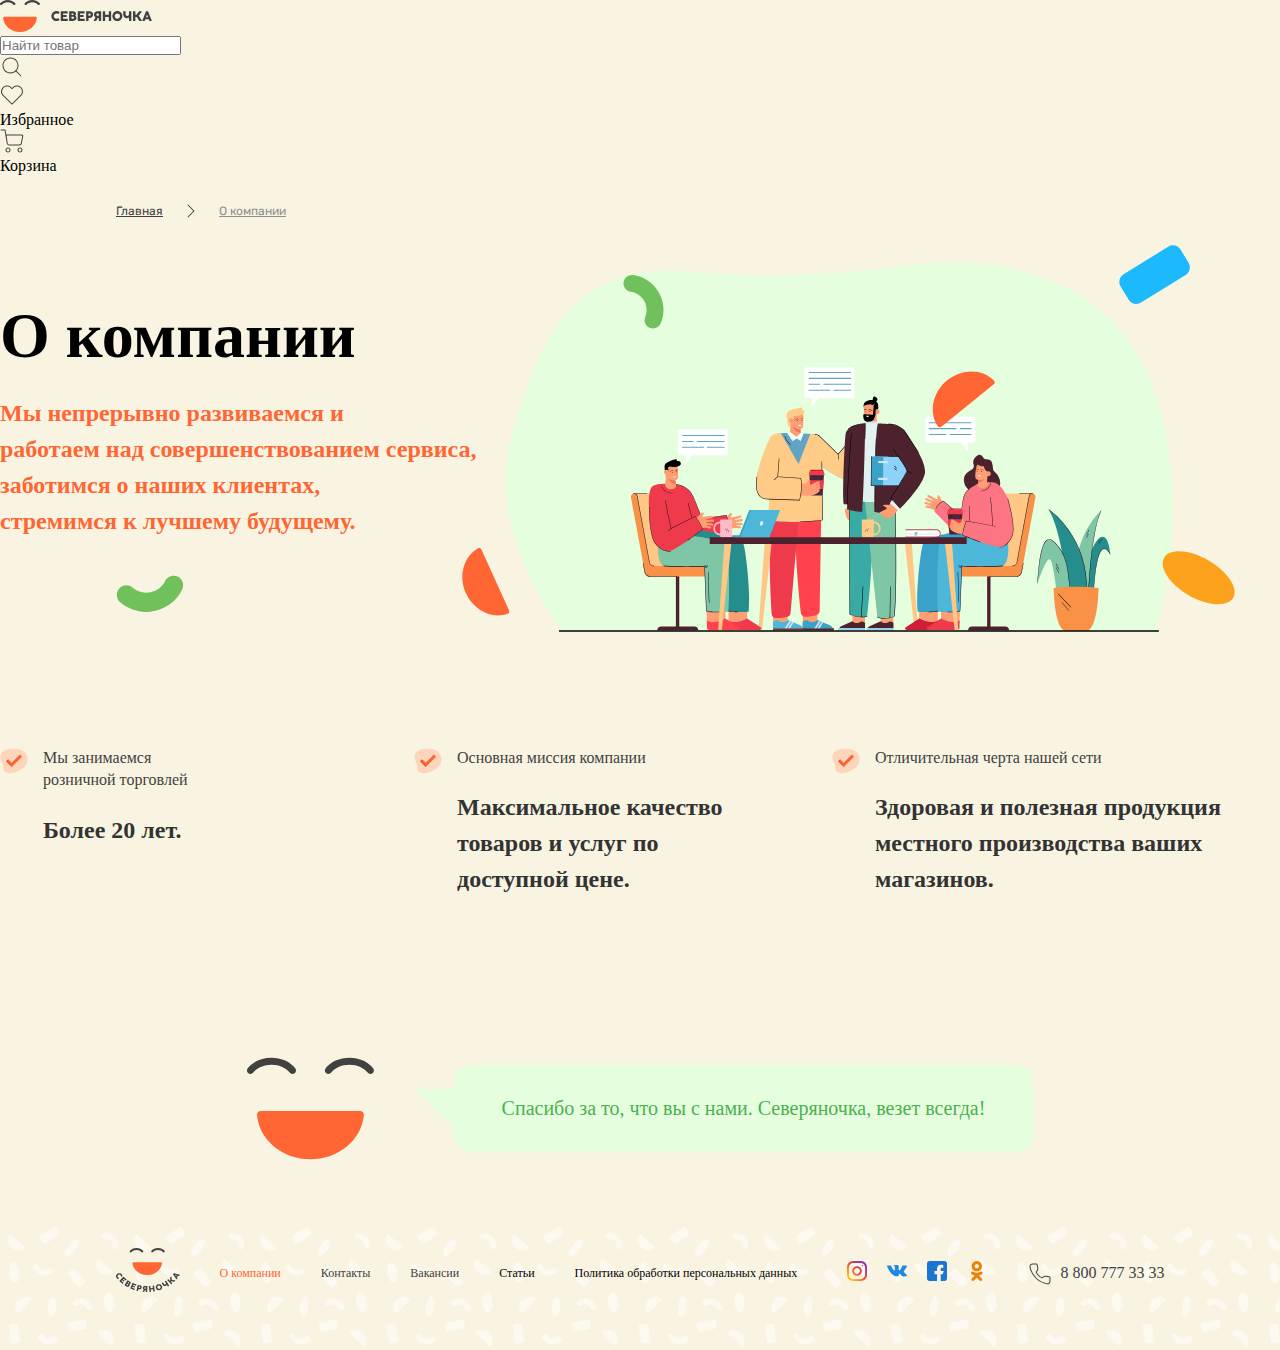
<file: pages/about.html>
<!DOCTYPE html>
<html lang="en">
<head>
    <meta charset="UTF-8">
    <meta name="viewport" content="width=device-width, initial-scale=1.0">
    <link rel="stylesheet" href="../css/style.css">
    <link rel="stylesheet" href="../css/components/about.css">
    <link rel="stylesheet" href="../css/components/header.css">
    <link rel="stylesheet" href="../css/components/footer.css">
    <title>О компании</title>
</head>
<body>
    <header>
        <div class="container">
            <div class="wrapper-header">
                    <div class="logo">
                        <img src="../assets/icons/logo.svg" alt="logo">
                    </div>

                <div class="input-box">
                    <input id="search_input" type="text" placeholder="Найти товар">
                    <div class="search-icon-wrap">
                        <img class="search_icon" src="../assets/icons/search.svg" alt="Лупа">
                    </div>
                </div>

                <nav class="right-nav">
                    <div class="favorite-wrap">
                        <div class="favorite">
                            <a href="../pages/favorites.html"><img src="../assets/icons/heart.svg" alt="Избранное"></a>
                        </div>
                        <p>Избранное</p>
                    </div>
                    <div class="busket-wrap">
                        <div class="count-view" id="count-view" hidden>1</div>
                        <div class="busket">
                            <img src="../assets/icons/shopping-cart.svg" alt="">
                        </div>
                        <p>Корзина</p>
                    </div>
                </nav>
            </div>
        </div>
    </header>

    <main>  
        <div class="container-company">
            <div class="block-company">
            <div class="transition">
                <a class="main-company" href="../index.html">Главная</a>
                <img src="../assets/icons/transition.svg" alt="icon-">
                <a class="about-company" href="./about.html">О компании</a>
            </div>
            </div>
        </div>

        <section class="company-section">
            <div class="container">
                <div class="wrapper-company">
                    <div class="company-info">
                        <h1 class="company-title">О компании</h1>
                        <p class="company-subtitle">
                        Мы непрерывно развиваемся и <br> работаем над совершенствованием сервиса, <br> 
                        заботимся о наших клиентах, <br> стремимся к лучшему будущему.
                        </p>
                    </div>    
                    <div class="company-images">
                        <img class="company-bg" src="../assets/icons/Vector.svg">
                        <img class="company-photo" src="../assets/icons/Group 7104.svg">
                        <img class="company-bg-images" src="../assets/icons/Group 7105.svg" alt="fan">
                    </div>
                </div>
            </div>
        </section>

        <section class="pros-company">
            <div class="container">
                <div class="wrapper-pros">
                    <div class="pros-item">
                            <img class="check-icons" src="../assets/icons/check.svg" alt="">
                        <div class="company-experience-pros-1">
                            <p class="pros-label">Мы занимаемся <br> розничной торговлей</p>
                            <h3 class="pros-title">Более 20 лет.</h3>
                        </div>
                    </div>
                    <div class="pros-item">
                            <img class="check-icons" src="../assets/icons/check.svg" alt="">
                        <div class="company-experience-pros-2">
                            <p class="pros-label">Основная миссия компании</p>
                            <h3 class="pros-title">Максимальное качество товаров и услуг по доступной цене.</h3>
                        </div>
                    </div>
                    <div class="pros-item">
                            <img class="check-icons" src="../assets/icons/check.svg" alt="">
                        <div class="company-experience-pros-3">
                            <p class="pros-label">Отличительная черта нашей сети</p>
                            <h3 class="pros-title">Здоровая и полезная продукция местного производства ваших магазинов.</h3>
                        </div>
                    </div>
                </div>
            </div>
        </section>

        <section class="banner-smail-section">
            <div class="container">
                <div class="banner-wrapper">
                    <img class="banner-smail" src="../assets/icons/main-logo.svg" alt="Северяночка">
                    <div class="triangle-banner"></div>
                    <div class="banner-inner">
                        <p class="banner-text">Спасибо за то, что вы с нами. Северяночка, везет всегда!</p>
                    </div>
                </div>
            </div>
        </section>

    </main>

     <footer class="footer">
        <div class="footer-container">
            <div class="group-footer">
                <ul class="ul-container">
                   <li><a href="../index.html"><img src="../assets/icons/logo-footer.svg" alt=""></a></li>
                   <li style="color: #FF6633;">О компании</li>
                   <li><a class="a-decaration" href="../pages/contacts.html">Контакты</a></li>
                   <li><a class="a-decaration" href="vacancies.html">Вакансии</a></li>
                   <li>Статьи</li>
                   <li>Политика обработки персональных данных</li>
                </ul>
                <div class="social-contact">
                    <div class="icons-messenger">
                        <ul>
                            <li><img src="../assets/icons/instagram.svg" alt="instagram"></li>
                            <li><img src="../assets/icons/vkontakte.svg" alt="vkontakte"></li>
                            <li><img src="../assets/icons/facebook.svg" alt="facebook"></li>
                            <li><img src="../assets/icons/ok.svg" alt="ok"></li>
                        </ul>
                    </div>
                    <div class="contacts-phone">
                        <img src="../assets/icons/phone.svg" alt="">
                        <p class="phone-p">8 800 777 33 33</p>
                    </div>
                </div>
                
            </div>
        </div>
    </footer>
</body>
</html>
</file>
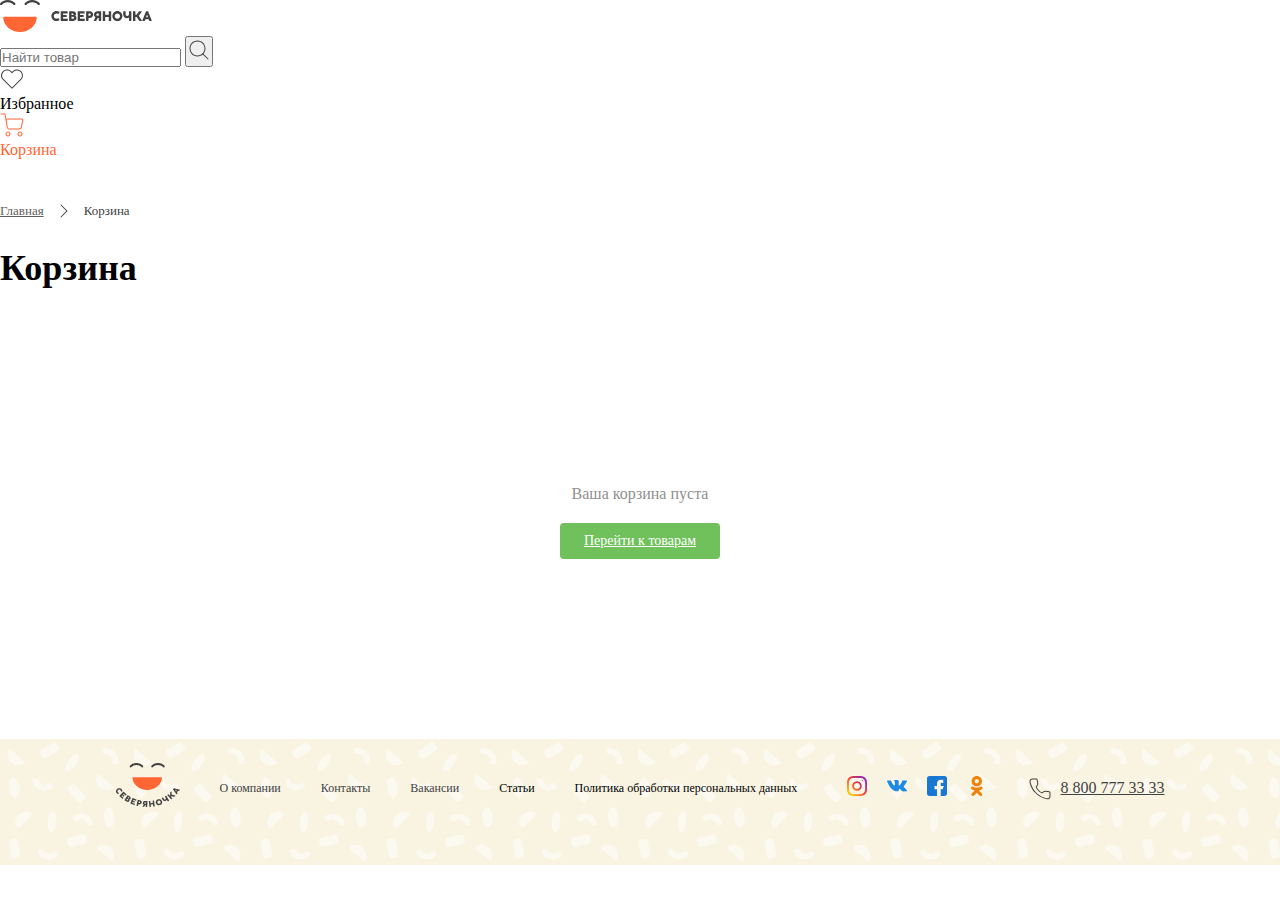
<file: pages/basket-page.html>
<!doctype html>
<html lang="ru">
  <head>
    <meta charset="UTF-8" />
    <meta name="viewport" content="width=device-width, initial-scale=1.0" />
    <link rel="stylesheet" href="../css/style.css" />
    <link rel="stylesheet" href="../css/components/header.css" />
    <link rel="stylesheet" href="../css/components/footer.css" />
    <link rel="stylesheet" href="../css/pages-css/basket-page.css" />
    <title>Корзина — Северяночка</title>
  </head>
  <body>
    <header>
      <div class="container">
        <div class="wrapper-header">
          <div class="logo">
            <a href="../index.html">
              <img src="../assets/icons/logo.svg" alt="Северяночка" />
            </a>
          </div>
          <div class="input-box">
            <input
              id="search_input"
              type="text"
              placeholder="Найти товар"
              autocomplete="off"
            />
            <button class="search-icon-wrap" aria-label="Найти">
              <img
                class="search_icon"
                src="../assets/icons/search.svg"
                alt=""
              />
            </button>
          </div>
          <nav class="right-nav" aria-label="Навигация">
            <div class="favorite-wrap">
              <div class="favorite">
                <a href="./favorites.html" aria-label="Избранное">
                  <img src="../assets/icons/heart.svg" alt="" />
                </a>
              </div>
              <p>Избранное</p>
            </div>
            <div class="busket-wrap">
              <div
                class="count-view"
                id="count-view"
                hidden
                aria-live="polite"
              ></div>
              <div class="busket">
                <a href="./basket-page.html" aria-label="Корзина">
                  <img src="../assets/icons/basket.svg" alt="" />
                </a>
              </div>
              <p style="color: #ff6633">Корзина</p>
            </div>
          </nav>
        </div>
      </div>
    </header>

    <main>
      <section class="section-basket">
        <div class="container">
          <nav class="basket-breadcrumb" aria-label="Хлебные крошки">
            <a class="basket-breadcrumb__link" href="../index.html">Главная</a>
            <img src="../assets/icons/transition.svg" alt="" />
            <span class="basket-breadcrumb__current">Корзина</span>
          </nav>

          <h1 class="basket-title">Корзина</h1>

          <div class="basket-layout">
            <div class="basket-items" id="basket-items"></div>

            <aside class="basket-summary" id="basket-summary">
              <h2 class="summary-title">Итого</h2>
              <div class="summary-row">
                <span>Товаров</span>
                <span id="summary-count">0</span>
              </div>
              <div class="summary-row summary-row--total">
                <span>Сумма</span>
                <span id="summary-total">0 ₽</span>
              </div>
              <h5 class="sum-1000-indicator">Сумма не должна быть менее 1000.</h5>
              <button class="btn-order" id="btn-order">Оформить заказ</button>
            </aside>
          </div>

          <div class="basket-empty" id="basket-empty" style="display: none">
            <img
              src="../assets/icons/shopping-cart-white.svg"
              alt=""
              class="basket-empty__icon"
            />
            <p>Ваша корзина пуста</p>
            <a class="btn-go-main" href="../index.html">Перейти к товарам</a>
          </div>
        </div>
      </section>
    </main>

    <footer class="footer">
      <div class="footer-container">
        <div class="group-footer">
          <ul class="ul-container">
            <li>
              <a href="../index.html"
                ><img src="../assets/icons/logo-footer.svg" alt="Северяночка"
              /></a>
            </li>
            <li><a class="a-decaration" href="./about.html">О компании</a></li>
            <li><a class="a-decaration" href="./contacts.html">Контакты</a></li>
            <li>
              <a class="a-decaration" href="./vacancies.html">Вакансии</a>
            </li>
            <li>Статьи</li>
            <li>Политика обработки персональных данных</li>
          </ul>
          <div class="social-contact">
            <div class="icons-messenger">
              <ul>
                <li>
                  <a href="#" aria-label="Instagram"
                    ><img src="../assets/icons/instagram.svg" alt="Instagram"
                  /></a>
                </li>
                <li>
                  <a href="#" aria-label="ВКонтакте"
                    ><img src="../assets/icons/vkontakte.svg" alt="ВКонтакте"
                  /></a>
                </li>
                <li>
                  <a href="#" aria-label="Facebook"
                    ><img src="../assets/icons/facebook.svg" alt="Facebook"
                  /></a>
                </li>
                <li>
                  <a href="#" aria-label="Одноклассники"
                    ><img src="../assets/icons/ok.svg" alt="Одноклассники"
                  /></a>
                </li>
              </ul>
            </div>
            <div class="contacts-phone">
              <img src="../assets/icons/phone.svg" alt="" />
              <a class="phone-p" href="tel:88007773333">8 800 777 33 33</a>
            </div>
          </div>
        </div>
      </div>
    </footer>
    <script type="module" src="../js/modules/single-impl.js"></script>
    <script type="module" src="../js/modules/basket.js"></script>
  </body>
</html>
</file>
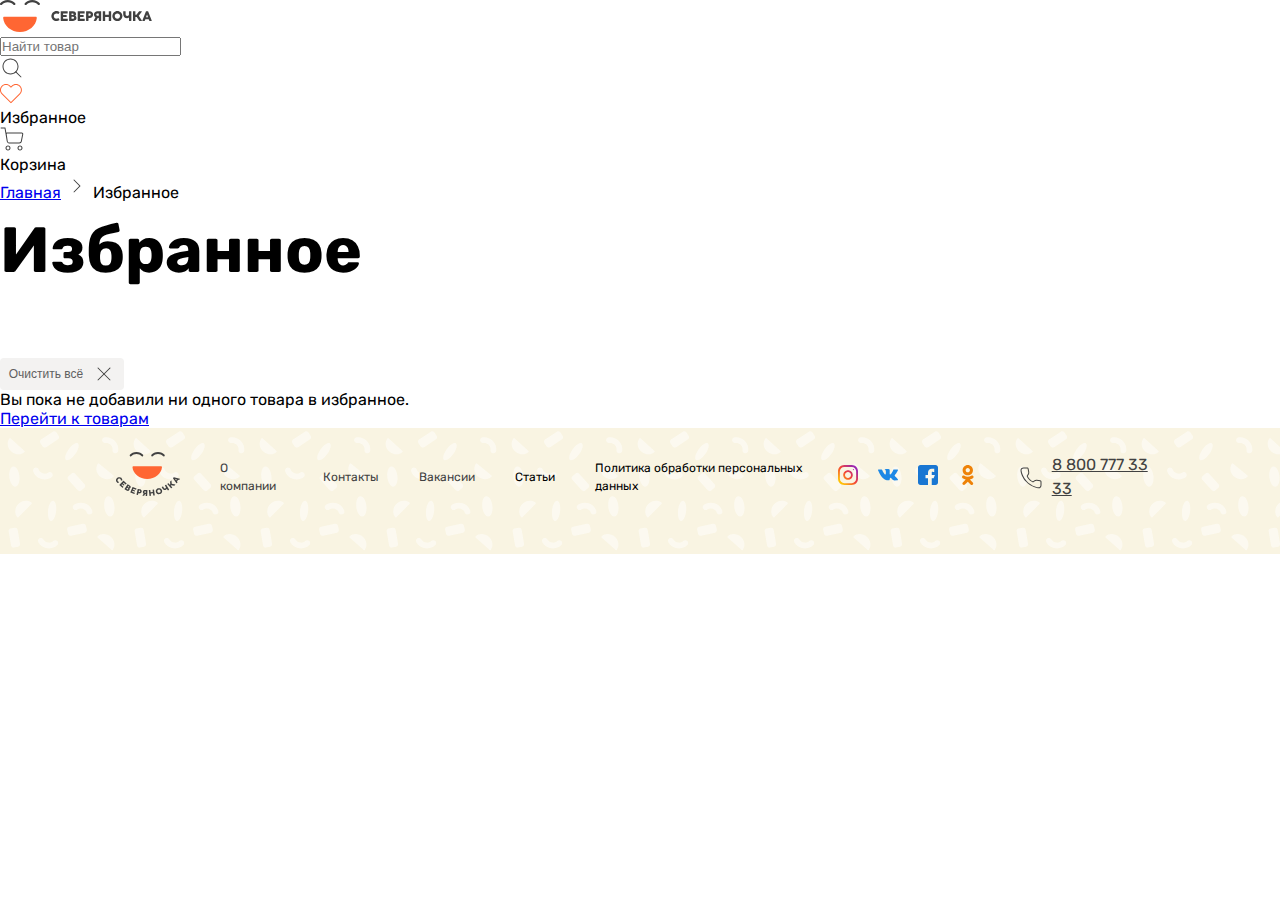
<file: pages/favorites.html>
<!doctype html>
<html lang="ru">
  <head>
    <meta charset="UTF-8" />
    <meta name="viewport" content="width=device-width, initial-scale=1.0" />
    <link rel="stylesheet" href="../css/style.css" />
    <link rel="stylesheet" href="../css/components/header.css" />
    <link rel="stylesheet" href="../css/components/card.css" />
    <link rel="stylesheet" href="../css/components/footer.css" />
    <link rel="stylesheet" href="../css/pages-css/favorites-page.css" />
    <title>Избранное — Северяночка</title>
  </head>
  <body>
    <header>
      <div class="container">
        <div class="wrapper-header">
          <div class="logo">
            <a href="/index.html">
              <img src="../assets/icons/logo.svg" alt="logo" />
            </a>
          </div>

          <div class="input-box">
            <input id="search_input" type="text" placeholder="Найти товар" />
            <div class="search-icon-wrap">
              <img
                class="search_icon"
                src="../assets/icons/search.svg"
                alt="Лупа"
              />
            </div>
          </div>

          <nav class="right-nav">
            <div class="favorite-wrap">
              <div class="favorite">
                <img
                  class="img-favorite"
                  src="../assets/icons/Shape (Stroke).svg"
                  alt="Избранное"
                />
              </div>
              <p class="p-favotite">Избранное</p>
            </div>
            <div class="busket-wrap">
              <div
                class="count-view"
                id="count-view"
                hidden
                aria-live="polite"
              ></div>
              <div class="busket">
                <a href="./basket-page.html" aria-label="Корзина">
                  <img src="../assets/icons/shop-basket.svg" alt="" />
                </a>
              </div>
              <p>Корзина</p>
            </div>
          </nav>
        </div>
      </div>
    </header>

    <main>
      <section class="section-favotites">
        <div class="container">
          <nav class="breadcrumb" aria-label="Хлебные крошки">
            <a class="breadcrumb__link" href="../index.html">Главная</a>
            <img src="../assets/icons/transition.svg" alt="" />
            <span class="breadcrumb__current">Избранное</span>
          </nav>

          <div class="favorites-header">
            <h1 class="favorites-h2">Избранное</h1>
            <button class="delete-btn" id="clear-favorites">
              <span class="delete-text">Очистить всё</span>
              <img class="img-delete" src="../assets/icons/x.svg" alt="" />
            </button>
          </div>

          <div class="card-box" id="favorites-grid" role="list" hidden></div>

          <div class="favorites-empty" id="favorites-empty" hidden>
            <p>Вы пока не добавили ни одного товара в избранное.</p>
            <a class="btn-go-main" href="../index.html">Перейти к товарам</a>
          </div>
        </div>
      </section>
    </main>

    <footer class="footer">
      <div class="footer-container">
        <div class="group-footer">
          <ul class="ul-container">
            <li>
              <a href="../index.html"
                ><img src="../assets/icons/logo-footer.svg" alt="Северяночка"
              /></a>
            </li>
            <li><a class="a-decaration" href="./about.html">О компании</a></li>
            <li><a class="a-decaration" href="./contacts.html">Контакты</a></li>
            <li>
              <a class="a-decaration" href="./vacancies.html">Вакансии</a>
            </li>
            <li>Статьи</li>
            <li>Политика обработки персональных данных</li>
          </ul>
          <div class="social-contact">
            <div class="icons-messenger">
              <ul>
                <li>
                  <a href="#" aria-label="Instagram"
                    ><img src="../assets/icons/instagram.svg" alt="Instagram"
                  /></a>
                </li>
                <li>
                  <a href="#" aria-label="ВКонтакте"
                    ><img src="../assets/icons/vkontakte.svg" alt="ВКонтакте"
                  /></a>
                </li>
                <li>
                  <a href="#" aria-label="Facebook"
                    ><img src="../assets/icons/facebook.svg" alt="Facebook"
                  /></a>
                </li>
                <li>
                  <a href="#" aria-label="Одноклассники"
                    ><img src="../assets/icons/ok.svg" alt="Одноклассники"
                  /></a>
                </li>
              </ul>
            </div>
            <div class="contacts-phone">
              <img src="../assets/icons/phone.svg" alt="" />
              <a class="phone-p" href="tel:88007773333">8 800 777 33 33</a>
            </div>
          </div>
        </div>
      </div>
    </footer>
    
    <script type="module" src="../js/modules/single-impl.js"></script>
    <script type="module" src="../js/modules/favorites.js"></script>
  </body>
</html>
</file>
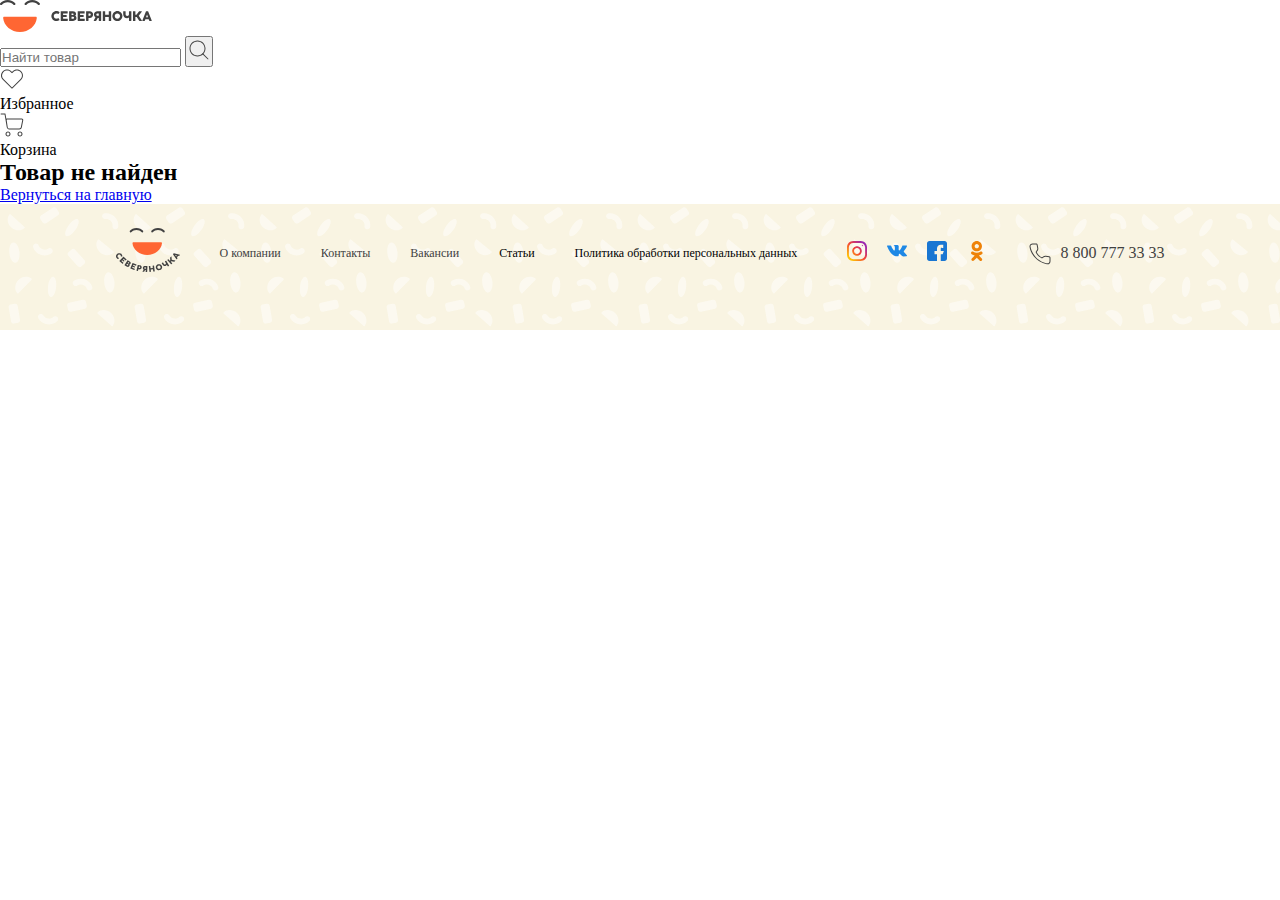
<file: pages/product.html>
<!doctype html>
<html lang="en">
  <head>
    <meta charset="UTF-8" />
    <meta name="viewport" content="width=device-width, initial-scale=1.0" />
    <link rel="stylesheet" href="../css/style.css" />
    <link rel="stylesheet" href="../css/components/header.css" />
    <link rel="stylesheet" href="../css/components/footer.css" />
    <link rel="stylesheet" href="../css/pages-css/product-page.css" />

    <title>Товар</title>
  </head>
  <body>
    <header>
      <div class="container">
        <div class="wrapper-header">
          <div class="logo">
            <a href="../index.html">
              <img src="../assets/icons/logo.svg" alt="Северяночка" />
            </a>
          </div>
          <div class="input-box">
            <input
              id="search_input"
              type="text"
              placeholder="Найти товар"
              autocomplete="off"
            />
            <button class="search-icon-wrap" aria-label="Найти">
              <img
                class="search_icon"
                src="../assets/icons/search.svg"
                alt=""
              />
            </button>
          </div>
          <nav class="right-nav" aria-label="Навигация">
            <div class="favorite-wrap">
              <div class="favorite">
                <a href="./favorites.html" aria-label="Избранное">
                  <img src="../assets/icons/heart.svg" alt="" />
                </a>
              </div>
              <p>Избранное</p>
            </div>
            <div class="busket-wrap">
              <div
                class="count-view"
                id="count-view"
                hidden
                aria-live="polite"
              ></div>
              <div class="busket">
                <a href="./basket-page.html" aria-label="Корзина">
                  <img src="../assets/icons/shop-basket.svg" alt="" />
                </a>
              </div>
              <p>Корзина</p>
            </div>
          </nav>
        </div>
      </div>
    </header>

    <main class="product-page">
      <div class="container">
        <div id="product-loading" class="status-msg">
          Загрузка данных о товаре...
        </div>

        <div id="product-error" style="display: none" class="status-msg error">
          <h2>Товар не найден</h2>
          <a href="../index.html">Вернуться на главную</a>
        </div>

        <div id="product-detail" style="display: none" class="product-wrapper">
          <div class="product-left">
            
            <div class="image-container">
              <img
                id="product-img"
                src=""
                alt=""
                onerror="this.src = '../assets/images/placeholder.png'"
              />
              <div id="product-discount" class="discount-badge"></div>
            </div>
          </div>

          <div class="product-right">
            <h1 id="product-title-desktop" class="product-name-desktop"></h1>

            <div class="product-meta">
              <div id="product-rating" class="rating-container"></div>
              <button id="btn-add-favorite" class="like-heart-btn">
                <svg
                  width="24"
                  height="24"
                  viewBox="0 0 24 24"
                  fill="none"
                  stroke="currentColor"
                  stroke-width="2"
                >
                  <path
                    d="M20.84 4.61a5.5 5.5 0 0 0-7.78 0L12 5.67l-1.06-1.06a5.5 5.5 0 0 0-7.78 7.78l1.06 1.06L12 21.23l7.78-7.78 1.06-1.06a5.5 5.5 0 0 0 0-7.78z"
                  />
                </svg>
              </button>
            </div>

            <div class="price-block">
              <div class="price-main">
                <span id="product-price-card" class="price-actual"></span>
                <span id="product-price-regular" class="price-old"></span>
              </div>
              <button id="btn-add-to-cart" class="main-add-btn">
                <img src="../assets/icons/shopping-cart-white.svg" alt="">
                В корзину
              </button>
              <p class="bonuses-summary-row-10">
                <img class="bonuses-icons-svg" 
                src="../assets/icons/smile.svg" 
                alt="">Вы получаете <b>10 бонусов</b>
              </p>
              <p class="bell-shoping-severyanochka">
                <img class="shoping-bell-icons" src='../assets/icons/bell-off.svg' 
                alt="">Уведомить о снижении цены
              </p>
            </div>
          </div>
        </div>

        <section
          id="product-related"
          style="display: none"
          class="related-section"
        >
          <h3>С этими товарами покупают</h3>
          <div id="related-grid" class="card-box"></div>
        </section>
        
      </div>
    </main>

    <div class="product-detail" id="product-detail" style="display: none">
      <div class="product-detail__gallery">
        <img
          id="product-img"
          src=""
          alt=""
          onerror="
            this.src = '../assets/images/placeholder.png';
            this.style.opacity = '0.3';
          "
        />
      </div>
      <div class="product-detail__info">
        <h1 class="product-detail__name" id="product-title"></h1>
        <div class="product-detail__rating" id="product-rating"></div>
        <div class="product-detail__pricing" id="product-pricing"></div>
        <div class="product-detail__actions">
          <button class="btn-add-to-cart-big" id="btn-add-to-cart">
            В корзину
          </button>
          <button
            class="btn-like-big"
            id="btn-favorite"
            aria-label="В избранное"
          >
            <svg
              width="24"
              height="24"
              viewBox="0 0 24 24"
              fill="none"
              stroke="#ff6633"
              stroke-width="2"
            >
              <path
                d="M20.84 4.61a5.5 5.5 0 0 0-7.78 0L12 5.67l-1.06-1.06a5.5 5.5 0 0 0-7.78 7.78l1.06 1.06L12 21.23l7.78-7.78 1.06-1.06a5.5 5.5 0 0 0 0-7.78z"
              />
            </svg>
          </button>
        </div>
      </div>
    </div>

    <section class="product-related" id="product-related" style="display: none">
      <h2 class="product-related__title">Похожие товары</h2>
      <div class="card-box" id="related-grid"></div>
    </section>

    <footer class="footer">
      <div class="footer-container">
        <div class="group-footer">
          <ul class="ul-container">
            <li>
              <a href="../index.html"
                ><img src="../assets/icons/logo-footer.svg" alt=""
              /></a>
            </li>
            <li>
              <a class="a-decaration" href="./pages/about.html">О компании</a>
            </li>
            <li>
              <a class="a-decaration" href="./pages/contacts.html">Контакты</a>
            </li>
            <li>
              <a class="a-decaration" href="./pages/vacancies.html">Вакансии</a>
            </li>
            <li>Статьи</li>
            <li>Политика обработки персональных данных</li>
          </ul>
          <div class="social-contact">
            <div class="icons-messenger">
              <ul>
                <li>
                  <img src="../assets/icons/instagram.svg" alt="instagram" />
                </li>
                <li>
                  <img src="../assets/icons/vkontakte.svg" alt="vkontakte" />
                </li>
                <li>
                  <img src="../assets/icons/facebook.svg" alt="facebook" />
                </li>
                <li><img src="../assets/icons/ok.svg" alt="ok" /></li>
              </ul>
            </div>
            <div class="contacts-phone">
              <img src="../assets/icons/phone.svg" alt="" />
              <p class="phone-p">8 800 777 33 33</p>
            </div>
          </div>
        </div>
      </div>
    </footer>
    <script type="module" src="../js/modules/single-impl.js"></script>
    <script type="module" src="../js/modules/product.js"></script>
  </body>
</html>
</file>
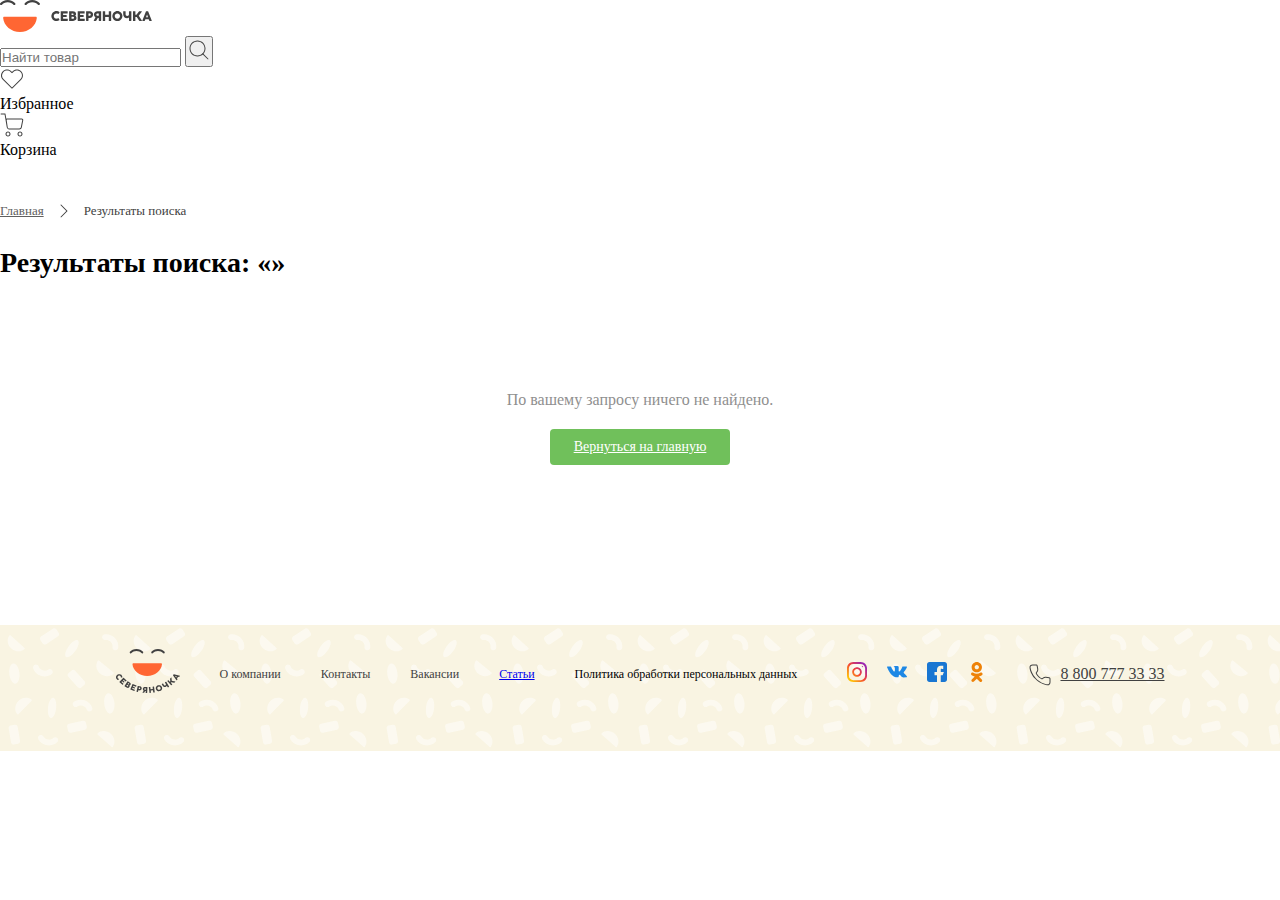
<file: pages/search-results.html>
<!doctype html>
<html lang="ru">
  <head>
    <meta charset="UTF-8" />
    <meta name="viewport" content="width=device-width, initial-scale=1.0" />
    <link rel="stylesheet" href="../css/style.css" />
    <link rel="stylesheet" href="../css/components/header.css" />
    <link rel="stylesheet" href="../css/components/card.css" />
    <link rel="stylesheet" href="../css/components/footer.css" />
    <link rel="stylesheet" href="../css/pages-css/searchResult-page.css" />
    <title>Результаты поиска — Северяночка</title>
  </head>
  <body>
    <header>
      <div class="container">
        <div class="wrapper-header">
          <div class="logo">
            <a href="../index.html">
              <img src="../assets/icons/logo.svg" alt="Северяночка" />
            </a>
          </div>

          <div class="input-box">
            <input
              id="search_input"
              type="text"
              placeholder="Найти товар"
              autocomplete="off"
            />
            <button class="search-icon-wrap" aria-label="Найти">
              <img
                class="search_icon"
                src="../assets/icons/search.svg"
                alt=""
              />
            </button>
          </div>

          <nav class="right-nav" aria-label="Навигация">
            <div class="favorite-wrap">
              <div class="favorite">
                <a href="./favorites.html" aria-label="Избранное">
                  <img src="../assets/icons/heart.svg" alt="" />
                </a>
              </div>
              <p>Избранное</p>
            </div>
            <div class="busket-wrap">
              <div
                class="count-view"
                id="count-view"
                hidden
                aria-live="polite"
              ></div>
              <div class="busket">
                <a href="./basket-page.html" aria-label="Корзина">
                  <img src="../assets/icons/shop-basket.svg" alt="" />
                </a>
              </div>
              <p>Корзина</p>
            </div>
          </nav>
        </div>
      </div>
    </header>

    <main>
      <section class="section-search-results">
        <div class="container">
          <nav class="breadcrumb" aria-label="Хлебные крошки">
            <a class="breadcrumb__link" href="../index.html">Главная</a>
            <img src="../assets/icons/transition.svg" alt="" />
            <span class="breadcrumb__current">Результаты поиска</span>
          </nav>

          <div class="search-results-header">
            <h1>Результаты поиска: <span id="search-query-label"></span></h1>
            <p class="results-count" id="results-count"></p>
          </div>

          <div class="card-box" id="search-results-grid" role="list"></div>

          <div id="search-empty" class="search-empty" hidden>
            <p>По вашему запросу ничего не найдено.</p>
            <a class="btn-go-main" href="../index.html">Вернуться на главную</a>
          </div>
        </div>
      </section>
    </main>

    <footer class="footer">
      <div class="footer-container">
        <div class="group-footer">
          <ul class="ul-container">
            <li>
              <a href="../index.html">
                <img src="../assets/icons/logo-footer.svg" alt="Северяночка" />
              </a>
            </li>
            <li><a class="a-decaration" href="./about.html">О компании</a></li>
            <li><a class="a-decaration" href="./contacts.html">Контакты</a></li>
            <li>
              <a class="a-decaration" href="./vacancies.html">Вакансии</a>
            </li>
            <li>
              <a href="https://zasovskiy.ru/portfolio/dizajn/dizajn-sajta-severyanochki/" target="_blank">Статьи</a>
            </li>
            <li>Политика обработки персональных данных</li>
          </ul>
          <div class="social-contact">
            <div class="icons-messenger">
              <ul>
                <li>
                  <a href="#" aria-label="Instagram"
                    ><img src="../assets/icons/instagram.svg" alt="Instagram"
                  /></a>
                </li>
                <li>
                  <a href="#" aria-label="ВКонтакте"
                    ><img src="../assets/icons/vkontakte.svg" alt="ВКонтакте"
                  /></a>
                </li>
                <li>
                  <a href="#" aria-label="Facebook"
                    ><img src="../assets/icons/facebook.svg" alt="Facebook"
                  /></a>
                </li>
                <li>
                  <a href="#" aria-label="Одноклассники"
                    ><img src="../assets/icons/ok.svg" alt="Одноклассники"
                  /></a>
                </li>
              </ul>
            </div>
            <div class="contacts-phone">
              <img src="../assets/icons/phone.svg" alt="" />
              <a class="phone-p" href="tel:88007773333">8 800 777 33 33</a>
            </div>
          </div>
        </div>
      </div>
    </footer>

    <script type="module" src="../js/modules/search-results.js"></script>
  </body>
</html>
</file>
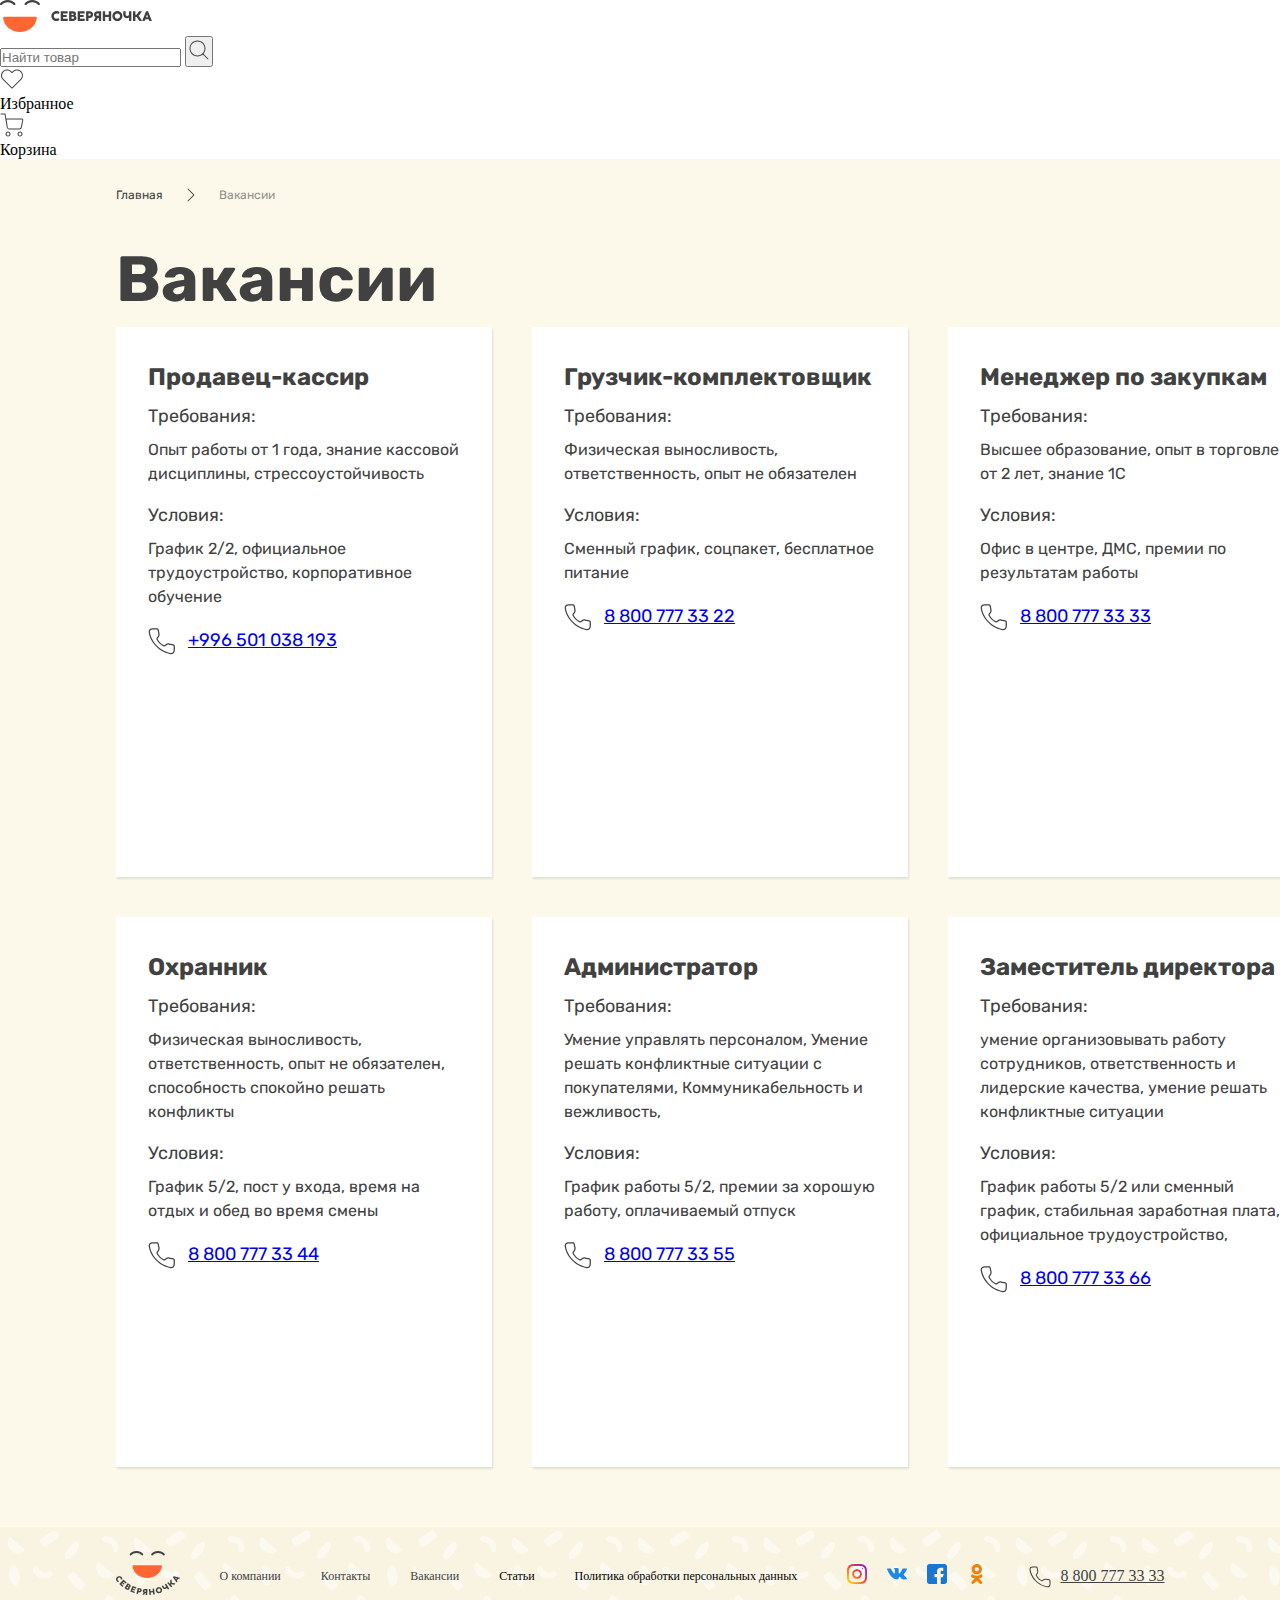
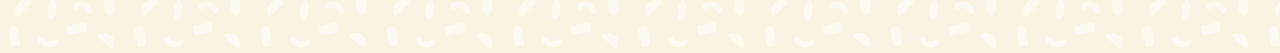
<file: pages/vacancies.html>
<!doctype html>
<html lang="ru">
  <head>
    <meta charset="UTF-8" />
    <meta name="viewport" content="width=device-width, initial-scale=1.0" />
    <link rel="stylesheet" href="../css/style.css" />
    <link rel="stylesheet" href="../css/components/header.css" />
    <link rel="stylesheet" href="../css/components/footer.css" />
    <link rel="stylesheet" href="../css/components/vacancies.css" />
    <title>Вакансии — Северяночка</title>
  </head>
  <body>
    <header>
      <div class="container">
        <div class="wrapper-header">
          <div class="logo">
            <a href="../index.html">
              <img src="../assets/icons/logo.svg" alt="Северяночка" />
            </a>
          </div>
          <div class="input-box">
            <input
              id="search_input"
              type="text"
              placeholder="Найти товар"
              autocomplete="off"
            />
            <button class="search-icon-wrap" aria-label="Найти">
              <img
                class="search_icon"
                src="../assets/icons/search.svg"
                alt=""
              />
            </button>
          </div>
          <nav class="right-nav" aria-label="Навигация">
            <div class="favorite-wrap">
              <div class="favorite">
                <a href="./favorites.html" aria-label="Избранное">
                  <img src="../assets/icons/heart.svg" alt="" />
                </a>
              </div>
              <p>Избранное</p>
            </div>
            <div class="busket-wrap">
              <div
                class="count-view"
                id="count-view"
                hidden
                aria-live="polite"
              ></div>
              <div class="busket">
                <a href="../pages/basket-page.html" aria-label="Корзина">
                  <img src="../assets/icons/shop-basket.svg" alt="" />
                </a>
              </div>
              <p>Корзина</p>
            </div>
          </nav>
        </div>
      </div>
    </header>

    <main>
      <div class="container-contacts">
        <nav class="transition-contact" aria-label="Хлебные крошки">
          <a class="main-contact" href="../index.html">Главная</a>
          <img src="../assets/icons/transition.svg" alt="" />
          <span class="about-contact">Вакансии</span>
        </nav>

        <div class="contact-about-general">
          <h1 class="h2-text">Вакансии</h1>

          <div class="Job_title-vacancies">
            <div class="Requirements-vacancies">
              <ul>
                <li>
                  <div class="Requirements-cart">
                    <p class="h3-text">Продавец-кассир</p>
                    <p class="requirements-text">Требования:</p>
                    <p class="requirements-p">
                      Опыт работы от 1 года, знание кассовой дисциплины,
                      стрессоустойчивость
                    </p>
                  </div>
                </li>
                <li>
                  <div class="Requirements-cart">
                    <p class="requirements-text">Условия:</p>
                    <p class="requirements-p">
                      График 2/2, официальное трудоустройство, корпоративное
                      обучение
                    </p>
                  </div>
                </li>
                <li>
                  <div class="phone-text">
                    <img src="../assets/icons/phone.svg" alt="" />
                    <a class="phone-decoration" href="tel:+996 501 038 193"
                      >+996 501 038 193</a
                    >
                  </div>
                </li>
              </ul>
            </div>

            <div class="Requirements-vacancies">
              <ul>
                <li>
                  <div class="Requirements-cart">
                    <p class="h3-text">Грузчик-комплектовщик</p>
                    <p class="requirements-text">Требования:</p>
                    <p class="requirements-p">
                      Физическая выносливость, ответственность, опыт не
                      обязателен
                    </p>
                  </div>
                </li>
                <li>
                  <div class="Requirements-cart">
                    <p class="requirements-text">Условия:</p>
                    <p class="requirements-p">
                      Сменный график, соцпакет, бесплатное питание
                    </p>
                  </div>
                </li>
                <li>
                  <div class="phone-text">
                    <img src="../assets/icons/phone.svg" alt="" />
                    <a class="phone-decoration" href="tel:88007773322"
                      >8 800 777 33 22</a
                    >
                  </div>
                </li>
              </ul>
            </div>

            <div class="Requirements-vacancies">
              <ul>
                <li>
                  <div class="Requirements-cart">
                    <p class="h3-text">Менеджер по закупкам</p>
                    <p class="requirements-text">Требования:</p>
                    <p class="requirements-p">
                      Высшее образование, опыт в торговле от 2 лет, знание 1С
                    </p>
                  </div>
                </li>
                <li>
                  <div class="Requirements-cart">
                    <p class="requirements-text">Условия:</p>
                    <p class="requirements-p">
                      Офис в центре, ДМС, премии по результатам работы
                    </p>
                  </div>
                </li>
                <li>
                  <div class="phone-text">
                    <img src="../assets/icons/phone.svg" alt="" />
                    <a class="phone-decoration" href="tel:88007773333"
                      >8 800 777 33 33</a
                    >
                  </div>
                </li>
              </ul>
            </div>

            <div class="Requirements-vacancies">
              <ul>
                <li>
                  <div class="Requirements-cart">
                    <p class="h3-text">Охранник</p>
                    <p class="requirements-text">Требования:</p>
                    <p class="requirements-p">
                      Физическая выносливость, ответственность, опыт не
                      обязателен, способность спокойно решать конфликты
                    </p>
                  </div>
                </li>
                <li>
                  <div class="Requirements-cart">
                    <p class="requirements-text">Условия:</p>
                    <p class="requirements-p">
                      График 5/2, пост у входа, время на отдых и обед во время
                      смены
                    </p>
                  </div>
                </li>
                <li>
                  <div class="phone-text">
                    <img src="../assets/icons/phone.svg" alt="" />
                    <a class="phone-decoration" href="tel:88007773322"
                      >8 800 777 33 44</a
                    >
                  </div>
                </li>
              </ul>
            </div>

            <div class="Requirements-vacancies">
              <ul>
                <li>
                  <div class="Requirements-cart">
                    <p class="h3-text">Администратор</p>
                    <p class="requirements-text">Требования:</p>
                    <p class="requirements-p">
                      Умение управлять персоналом, Умение решать конфликтные
                      ситуации с покупателями, Коммуникабельность и вежливость,
                    </p>
                  </div>
                </li>
                <li>
                  <div class="Requirements-cart">
                    <p class="requirements-text">Условия:</p>
                    <p class="requirements-p">
                      График работы 5/2, премии за хорошую работу, оплачиваемый
                      отпуск
                    </p>
                  </div>
                </li>
                <li>
                  <div class="phone-text">
                    <img src="../assets/icons/phone.svg" alt="" />
                    <a class="phone-decoration" href="tel:88007773322"
                      >8 800 777 33 55</a
                    >
                  </div>
                </li>
              </ul>
            </div>

            <div class="Requirements-vacancies">
              <ul>
                <li>
                  <div class="Requirements-cart">
                    <p class="h3-text">Заместитель директора</p>
                    <p class="requirements-text">Требования:</p>
                    <p class="requirements-p">
                      умение организовывать работу сотрудников, ответственность
                      и лидерские качества, умение решать конфликтные ситуации
                    </p>
                  </div>
                </li>
                <li>
                  <div class="Requirements-cart">
                    <p class="requirements-text">Условия:</p>
                    <p class="requirements-p">
                      График работы 5/2 или сменный график, стабильная
                      заработная плата, официальное трудоустройство,
                    </p>
                  </div>
                </li>
                <li>
                  <div class="phone-text">
                    <img src="../assets/icons/phone.svg" alt="" />
                    <a class="phone-decoration" href="tel:88007773322"
                      >8 800 777 33 66</a
                    >
                  </div>
                </li>
              </ul>
            </div>
          </div>
        </div>
      </div>
    </main>

    <footer class="footer">
      <div class="footer-container">
        <div class="group-footer">
          <ul class="ul-container">
            <li>
              <a href="../index.html"
                ><img src="../assets/icons/logo-footer.svg" alt="Северяночка"
              /></a>
            </li>
            <li><a class="a-decaration" href="./about.html">О компании</a></li>
            <li><a class="a-decaration" href="./contacts.html">Контакты</a></li>
            <li>
              <a class="a-decaration" href="./vacancies.html">Вакансии</a>
            </li>
            <li>Статьи</li>
            <li>Политика обработки персональных данных</li>
          </ul>
          <div class="social-contact">
            <div class="icons-messenger">
              <ul>
                <li>
                  <a href="#" aria-label="Instagram"
                    ><img src="../assets/icons/instagram.svg" alt="Instagram"
                  /></a>
                </li>
                <li>
                  <a href="#" aria-label="ВКонтакте"
                    ><img src="../assets/icons/vkontakte.svg" alt="ВКонтакте"
                  /></a>
                </li>
                <li>
                  <a href="#" aria-label="Facebook"
                    ><img src="../assets/icons/facebook.svg" alt="Facebook"
                  /></a>
                </li>
                <li>
                  <a href="#" aria-label="Одноклассники"
                    ><img src="../assets/icons/ok.svg" alt="Одноклассники"
                  /></a>
                </li>
              </ul>
            </div>
            <div class="contacts-phone">
              <img src="../assets/icons/phone.svg" alt="" />
              <a class="phone-p" href="tel:88007773333">8 800 777 33 33</a>
            </div>
          </div>
        </div>
      </div>
    </footer>

    <script type="module" src="../js/modules/single-impl.js"></script>
  </body>
</html>
</file>
<file: css/style.css>
@import url('https://fonts.googleapis.com/css2?family=Rubik:ital,wght@0,300..900;1,300..900&display=swap');
</file>
<file: css/components/about.css>
body {
      background-color: #F9F4E2;
}
main {
  
    max-width: 1440px;
    width: 100%;
    height: 869px;
    margin-bottom: 180px;
}

.block-company{
    padding: 24px 116px 4px 116px;
}
.transition {
    display: flex;
    gap: 16px;
    align-items: center;
}
.main-company{
font-family: Rubik;
font-weight: 400;
font-size: 12px;
line-height: 150%;
color: #414141;
}
.about-company {
font-family: Rubik;
font-weight: 400;
font-size: 12px;
line-height: 150%;
color: #8F8F8F;
}

/* ------  Company section  ------ */

.company-section {
    display: flex;
    max-width: 1345px;
    width: 100%;
    margin: 0 auto;
}

.wrapper-company{
    display: flex;
    gap: 40px;
    align-items: center;
}

.company-info {
    width: 419px;
    height: 256px;
    z-index: 1;
}

.company-title {
    font-size: 64px;
    width: 1208px;
    height: 96px;
}

.company-subtitle {
    width: 669px;
    font-weight: 700;
    line-height: 150%;
    height: 144px;
    font-size: 24px;
    color: #FF6633;
}

.company-images {
    position: relative;
    width: 670px;
    height: 400px;
}

.company-bg {
    position: absolute;
    bottom: -5px;
    left: 20px;
    width: 720px;
    height: 370px;
}

.company-photo {
    position: absolute;
    bottom: -10px;
    right: -30px;
    width: 600px;
    height: 274px;
}

.company-bg-images {
    position: absolute;
    bottom: 30px;
    top: 15px;
    left: -560px;
    width: 1345px;
}

/* ------  pros section  ------ */

.pros-company {
    padding: 120px 0;
}

.wrapper-pros {
    display: grid;
    grid-template-columns: repeat(3, 1fr);
    gap: 60px;
}

.pros-item {
    display: flex;
    align-items: flex-start;
    gap: 15px;
}

.check-icons {
    width: 28px;
    height: 28px;
}

.pros-content {
    max-width: 320px;
}

.pros-label {
    font-size: 16px;
    color: #414141;
    line-height: 1.4;
}

.company-experience-pros-2 {
    width: 315px;
}

.company-experience-pros-3 {
    width: 405px;
}

.pros-title {
    font-size: 24px;
    font-weight: 700;
    margin-top: 20px;
    line-height: 150%;
    color: #333;
}

/* ------  banner section  ------ */

.banner-smail-section {
    padding: 40px 0;
    background-color: #F9F4E2;
}

.banner-wrapper {
    display: flex;
    justify-self: center;
    align-items: center;
}

.banner-smail {
    width: 127px;
    height: 103px;
    margin-right: 40px;
}

.banner-inner {
    display: flex;
    align-items: center;
    gap: 32px;
    background-color: #E5FFDE;
    border-radius: 16px;
    padding: 32px 48px;
}

.banner-text {
    font-size: 20px;
    font-weight: 500;
    color: #4CAF50;
}

.triangle-banner {
    position: relative;
    width: 0;
    height: 0;
    border-bottom: 40px solid transparent;
    border-right: 40px solid #E5FFDE;
}
</file>
<file: css/components/header.css>
* {
    margin: 0;
    padding: 0;
    box-sizing: border-box;
}
</file>
<file: css/components/footer.css>
@import url("https://fonts.googleapis.com/css2?family=Rubik:ital,wght@0,300..900;1,300..900&display=swap");
* {
  padding: 0;
  margin: 0;
  box-sizing: border-box;
}

.footer {
  background-image: url("../../assets/icons/bg.svg");
  display: block;
  max-width: 100%;
  width: 100%;
  height: 126px;
  background-color: #f9f4e2;
}
.footer-container {
  padding: 24px 115.5px 24px 115.5px;
}
.group-footer {
  display: flex;
  justify-content: space-between;
  align-items: center;
}
.ul-container {
  display: flex;
  gap: 40px;
  align-items: center;
  list-style: none;
}
.a-decaration {
  text-decoration: none;
  color: #414141;
}
.ul-container li {
  font-weight: 400;
  font-size: 12px;
  line-height: 150%;
  cursor: pointer;
}
.ul-container li:hover {
  color: #ff6633;
  cursor: pointer;
}

.a-decaration:hover {
  color: #ff6633;
  cursor: pointer;
}
.icons-messenger ul {
  display: flex;
  gap: 16px;
  list-style: none;
}
.social-contact {
  display: flex;
  align-items: center;
  gap: 40px;
}
.contacts-phone {
  display: flex;
  align-items: center;
  gap: 8px;
}
.contacts-phone img {
  width: 24px;
  height: 24px;
}
.phone-p {
  color: #414141;
  font-weight: 400;
  font-size: 16px;
  line-height: 150%;
}
.dizain-p {
  color: #414141;
  font-weight: 400;
  font-size: 12px;
  line-height: 150%;
}
</file>
<file: css/pages-css/basket-page.css>
.section-basket {
  padding: 40px 0 100px;
}

.basket-breadcrumb {
  display: flex;
  align-items: center;
  gap: 8px;
  margin-bottom: 24px;
  font-size: 13px;
}

.basket-breadcrumb__link {
  color: #606060;
  transition: color 0.15s ease;
}

.basket-breadcrumb__link:hover {
  color: #ff6633;
}

.basket-breadcrumb__current {
  color: #414141;
  font-weight: 500;
}

.basket-title {
  font-size: 36px;
  font-weight: 700;
  margin-bottom: 32px;
}

.basket-layout {
  display: flex;
  gap: 24px;
  align-items: flex-start;
}

.basket-items {
  flex: 1;
  display: flex;
  flex-direction: column;
  gap: 16px;
}

.basket-item {
  display: flex;
  align-items: center;
  gap: 16px;
  background: #fff;
  border-radius: 8px;
  padding: 16px;
  box-shadow: 1px 2px 4px rgba(0, 0, 0, 0.08);
}

.basket-item__img {
  width: 80px;
  height: 80px;
  flex-shrink: 0;
  background: #f5f5f5;
  border-radius: 4px;
  overflow: hidden;
  display: flex;
  align-items: center;
  justify-content: center;
}

.basket-item__img img {
  width: 100%;
  height: 100%;
  object-fit: contain;
  padding: 4px;
}

.basket-item__info {
  flex: 1;
  min-width: 0;
}

.basket-item__name {
  font-size: 14px;
  line-height: 1.4;
  margin-bottom: 6px;
  white-space: nowrap;
  overflow: hidden;
  text-overflow: ellipsis;
}

.basket-item__price {
  font-size: 16px;
  font-weight: 700;
  color: #ff6633;
}

.basket-item__controls {
  display: flex;
  align-items: center;
  gap: 8px;
}

.qty-btn {
  width: 32px;
  height: 32px;
  border: 1px solid #70c05b;
  border-radius: 4px;
  background: #fff;
  color: #70c05b;
  font-size: 18px;
  line-height: 1;
  cursor: pointer;
  display: flex;
  align-items: center;
  justify-content: center;
  transition:
    background 0.15s,
    color 0.15s;
}

.qty-btn:hover {
  background: #70c05b;
  color: #fff;
}

.qty-value {
  min-width: 28px;
  text-align: center;
  font-size: 16px;
  font-weight: 600;
}

.basket-item__subtotal {
  font-size: 16px;
  font-weight: 700;
  min-width: 100px;
  text-align: right;
}

.basket-item__remove {
  border: none;
  background: none;
  cursor: pointer;
  padding: 4px;
  display: flex;
  align-items: center;
  opacity: 0.5;
  transition: opacity 0.15s;
}

.basket-item__remove:hover {
  opacity: 1;
}

.basket-summary {
  width: 280px;
  flex-shrink: 0;
  background: #fff;
  border-radius: 8px;
  padding: 24px;
  box-shadow: 1px 2px 4px rgba(0, 0, 0, 0.08);
  display: flex;
  flex-direction: column;
  gap: 16px;
  position: sticky;
  top: 16px;
}

.summary-title {
  font-size: 20px;
  font-weight: 700;
}

.summary-row {
  display: flex;
  justify-content: space-between;
  font-size: 14px;
  color: #606060;
}

.summary-row--total {
  font-size: 18px;
  font-weight: 700;
  color: #414141;
  padding-top: 8px;
  border-top: 1px solid #f0f0f0;
}

.btn-order {
  width: 100%;
  height: 48px;
  background-color: #ff6633;
  color: #fff;
  border: none;
  border-radius: 4px;
  font-size: 16px;
  font-weight: 600;
  cursor: pointer;
  transition: background-color 0.2s ease;
  margin-top: 8px;
}

.btn-order:hover {
  background-color: #e55520;
}

.basket-empty {
  flex-direction: column;
  align-items: center;
  gap: 20px;
  padding: 80px 0;
  text-align: center;
  color: #8f8f8f;
  font-size: 16px;
}

.basket-empty__icon {
  width: 64px;
  height: 64px;
  opacity: 0.25;
}

.btn-go-main {
  display: inline-flex;
  align-items: center;
  padding: 10px 24px;
  border-radius: 4px;
  background-color: #70c05b;
  color: #fff;
  font-size: 14px;
  font-weight: 500;
  transition: background-color 0.2s ease;
}

.btn-go-main:hover {
  background-color: #5aaa45;
}

.sum-1000-indicator {
  color: red;
}
</file>
<file: css/components/card.css>
.card {
  width: 272px;
  min-height: 349px;

  display: flex;
  flex-direction: column;
  background-color: #fff;
  border-radius: 4px;
  box-shadow: 1px 2px 4px 0 rgba(0, 0, 0, 0.1);
  transition: box-shadow 0.2s ease;
  overflow: hidden;
}

.card:hover {
  box-shadow: 4px 8px 16px 0 rgba(255, 102, 51, 0.2);
}

.card:hover .add-to-cart {
  color: #fff;
  background-color: #ff6633;
  border-color: #ff6633;
}

.img-box-card {
  width: 100%;
  height: 160px;
  position: relative;
  overflow: hidden;
  background-color: #f9f9f9;
  flex-shrink: 0;
}

.img-box-card img {
  width: 100%;
  height: 100%;
  object-fit: contain;
  transition: transform 0.25s ease;
}

.card:hover .img-box-card img {
  transform: scale(1.04);
}

.discount {
  width: 56px;
  height: 32px;
  border-radius: 4px;
  display: flex;
  justify-content: center;
  align-items: center;
  background-color: #ff6633;
  position: absolute;
  left: 10px;
  bottom: 10px;
  pointer-events: none;
}

.discount > p {
  color: #fff;
  font-size: 13px;
  font-weight: 600;
}

.like-heart {
  position: absolute;
  top: 8px;
  right: 8px;
  width: 32px;
  height: 32px;
  border: none;
  background: rgba(255, 255, 255, 0.85);
  border-radius: 50%;
  display: flex;
  align-items: center;
  justify-content: center;
  cursor: pointer;
  transition:
    background 0.15s ease,
    transform 0.15s ease;
  padding: 0;
}

.like-heart:hover {
  background: #fff;
  transform: scale(1.1);
}

.like-heart.is-favorite svg path {
  fill: #ff6633;
}

.card-inf {
  padding: 8px;
  display: flex;
  flex-direction: column;
  gap: 8px;
  flex: 1;
}

.card-price {
  display: flex;
  justify-content: space-between;
  align-items: flex-start;
}

.price-left ._price {
  font-size: 18px;
  font-weight: 700;
  line-height: 1.2;
}

.price-left ._price span,
.price-right .regular-price span {
  font-size: 14px;
  font-weight: 400;
}

.price-left .with-card {
  font-size: 12px;
  font-weight: 400;
  color: #bfbfbf;
}

.price-right .regular-price {
  font-size: 14px;
  color: #606060;
  text-decoration: line-through;
}

.price-right .regular {
  font-size: 12px;
  font-weight: 400;
  color: #bfbfbf;
}

.inf-abaut-card p {
  font-size: 13px;
  line-height: 1.4;
  display: -webkit-box;
  -webkit-line-clamp: 2;
  -webkit-box-orient: vertical;
  overflow: hidden;
}

.card-rating {
  display: flex;
  gap: 2px;
  align-items: center;
}

.card-rating svg {
  flex-shrink: 0;
}

.add-to-cart {
  width: 100%;
  height: 40px;
  color: #70c05b;
  background-color: #fff;
  border: 1px solid #70c05b;
  border-radius: 4px;
  font-size: 14px;
  font-weight: 500;
  cursor: pointer;
  transition:
    color 0.2s ease,
    background-color 0.2s ease,
    border-color 0.2s ease;
  margin-top: auto;
}

.add-to-cart:hover {
  color: #fff;
  background-color: #70c05b;
}

.card-box {
  display: grid;
  grid-template-columns: repeat(4, 272px);
  gap: 16px;
  width: 100%;
}

.loading-text,
.error-text,
.empty-text {
  grid-column: 1 / -1;
  text-align: center;
  padding: 40px 0;
  color: #8f8f8f;
  font-size: 16px;
}
</file>
<file: css/pages-css/favorites-page.css>
@import url('https://fonts.googleapis.com/css2?family=Rubik:ital,wght@0,300..900;1,300..900&display=swap');

*{
    padding: 0;
    margin: 0;
    box-sizing: border-box;
}
body {
    font-family: Rubik;
}

.container-favorites {
    padding-right: 116px;
    padding-left: 116px;
}

.transition-contact {
    padding-top: 24px;
    padding-bottom: 24px;
}
.favorites-h2 {
font-weight: 700;
font-size: 64px;
line-height: 150%;
padding-bottom: 60px;
}

.price-delete {
    display: flex;
    gap: 20px;
}

.btn-price {
    width: 184px;
    display: flex;
    align-items: center;
    justify-content: space-between;
    padding: 4px 8px;
    gap: 8px;
    border-radius: 4px;
    background-color: #70C05B;
    border: none;  
}
.img-delete {
    width: 24px;
    height: 24px;
    cursor: pointer;
}

.price-text {
font-weight: 400;
font-size: 12px;
line-height: 150%;
color: white;
 width: 136px;
}

.delete-btn {
    width: 124px;
    padding: 4px 8px;
    display: flex;
    align-items: center;
    justify-content: space-between;
    gap: 8px;
    border-radius: 4px;
    border: none;
    background-color: #F3F2F1;
}
.delete-text {
    width: 76px;
    font-weight: 400;
    font-size: 12px;
    line-height: 150%;
    color: #606060;
}
</file>
<file: css/pages-css/product-page.css>
* {
    margin: 0;
    padding: 0;
    box-sizing: border-box;
}
</file>
<file: css/pages-css/searchResult-page.css>
.breadcrumb {
  display: flex;
  align-items: center;
  gap: 8px;
  margin-bottom: 24px;
  font-size: 13px;
}

.breadcrumb__link {
  color: #606060;
  transition: color 0.15s ease;
}

.breadcrumb__link:hover {
  color: #ff6633;
}

.breadcrumb__current {
  color: #414141;
  font-weight: 500;
}

.search-results-header {
  display: flex;
  align-items: baseline;
  justify-content: space-between;
  margin-bottom: 32px;
  flex-wrap: wrap;
  gap: 8px;
}

.search-results-header h1 {
  font-size: 28px;
  font-weight: 700;
}

.results-count {
  color: #8f8f8f;
  font-size: 14px;
}

.section-search-results {
  padding: 40px 0 80px;
}

.search-empty {
  display: flex;
  flex-direction: column;
  align-items: center;
  gap: 20px;
  padding: 80px 0;
  text-align: center;
  color: #8f8f8f;
  font-size: 16px;
}

.btn-go-main {
  display: inline-flex;
  align-items: center;
  padding: 10px 24px;
  border-radius: 4px;
  background-color: #70c05b;
  color: #fff;
  font-size: 14px;
  font-weight: 500;
  transition: background-color 0.2s ease;
}

.btn-go-main:hover {
  background-color: #5aaa45;
}
</file>
<file: css/components/vacancies.css>
@import url('https://fonts.googleapis.com/css2?family=Rubik:ital,wght@0,300..900;1,300..900&display=swap');
* {
padding: 0;
margin: 0;
box-sizing: border-box;
}

main {
    background-color: #fcf9eb;
    max-width: 1440px;
    width: 100%;
    font-family: Rubik;
}
.container-contacts {
    padding: 24px 116px 0px 116px ;
}
.transition-contact {
    display: flex;
    gap: 16px;
    align-items: center;
    padding-bottom: 24px;
}
.main-contact{
font-family: Rubik;
font-weight: 400;
font-size: 12px;
line-height: 150%;
color: #414141;
text-decoration: none;
}
.about-contact {
font-family: Rubik;
font-weight: 400;
font-size: 12px;
line-height: 150%;
color: #8F8F8F;
text-decoration: none;
}
.contact-about-general {
    padding-bottom: 60px;
}
.h2-text {
    color: #414141;
    font-weight: 700;
    font-size: 64px;
    line-height: 150%;
}
.Requirements-vacancies {
    width: 376px;
    height: 550px;
    background-color: #ffffff;
    box-shadow: 1px 2px 2px 0px rgba(0, 0, 0, 0.1);
}
.Job_title-vacancies  {
display: grid;
grid-template-columns: repeat(3, 1fr);
gap: 40px;
}
.Requirements-vacancies {
    padding: 32px;
}
.Requirements-vacancies ul {
    display: flex;
    flex-direction: column;
    gap: 16px;
    list-style: none;
}
.h3-text {
    color: #414141;
font-weight: 700;
font-size: 24px;
line-height: 150%;
}
.Requirements-cart {
    display: flex;
    flex-direction: column;
    gap: 8px;
    color: #414141;
}
.requirements-text {
font-weight: 400;
font-size: 18px;
line-height: 150%;
}
.requirements-p {
font-weight: 400;
font-size: 16px;
line-height: 150%;
}
.phone-text {
    display: flex;
    align-items: center;
    gap: 10px;
}
.phone-decoration {
font-weight: 400;
font-size: 18px;
line-height: 150%;
text-decoration: underline;
text-decoration-style: solid;
}
</file>
